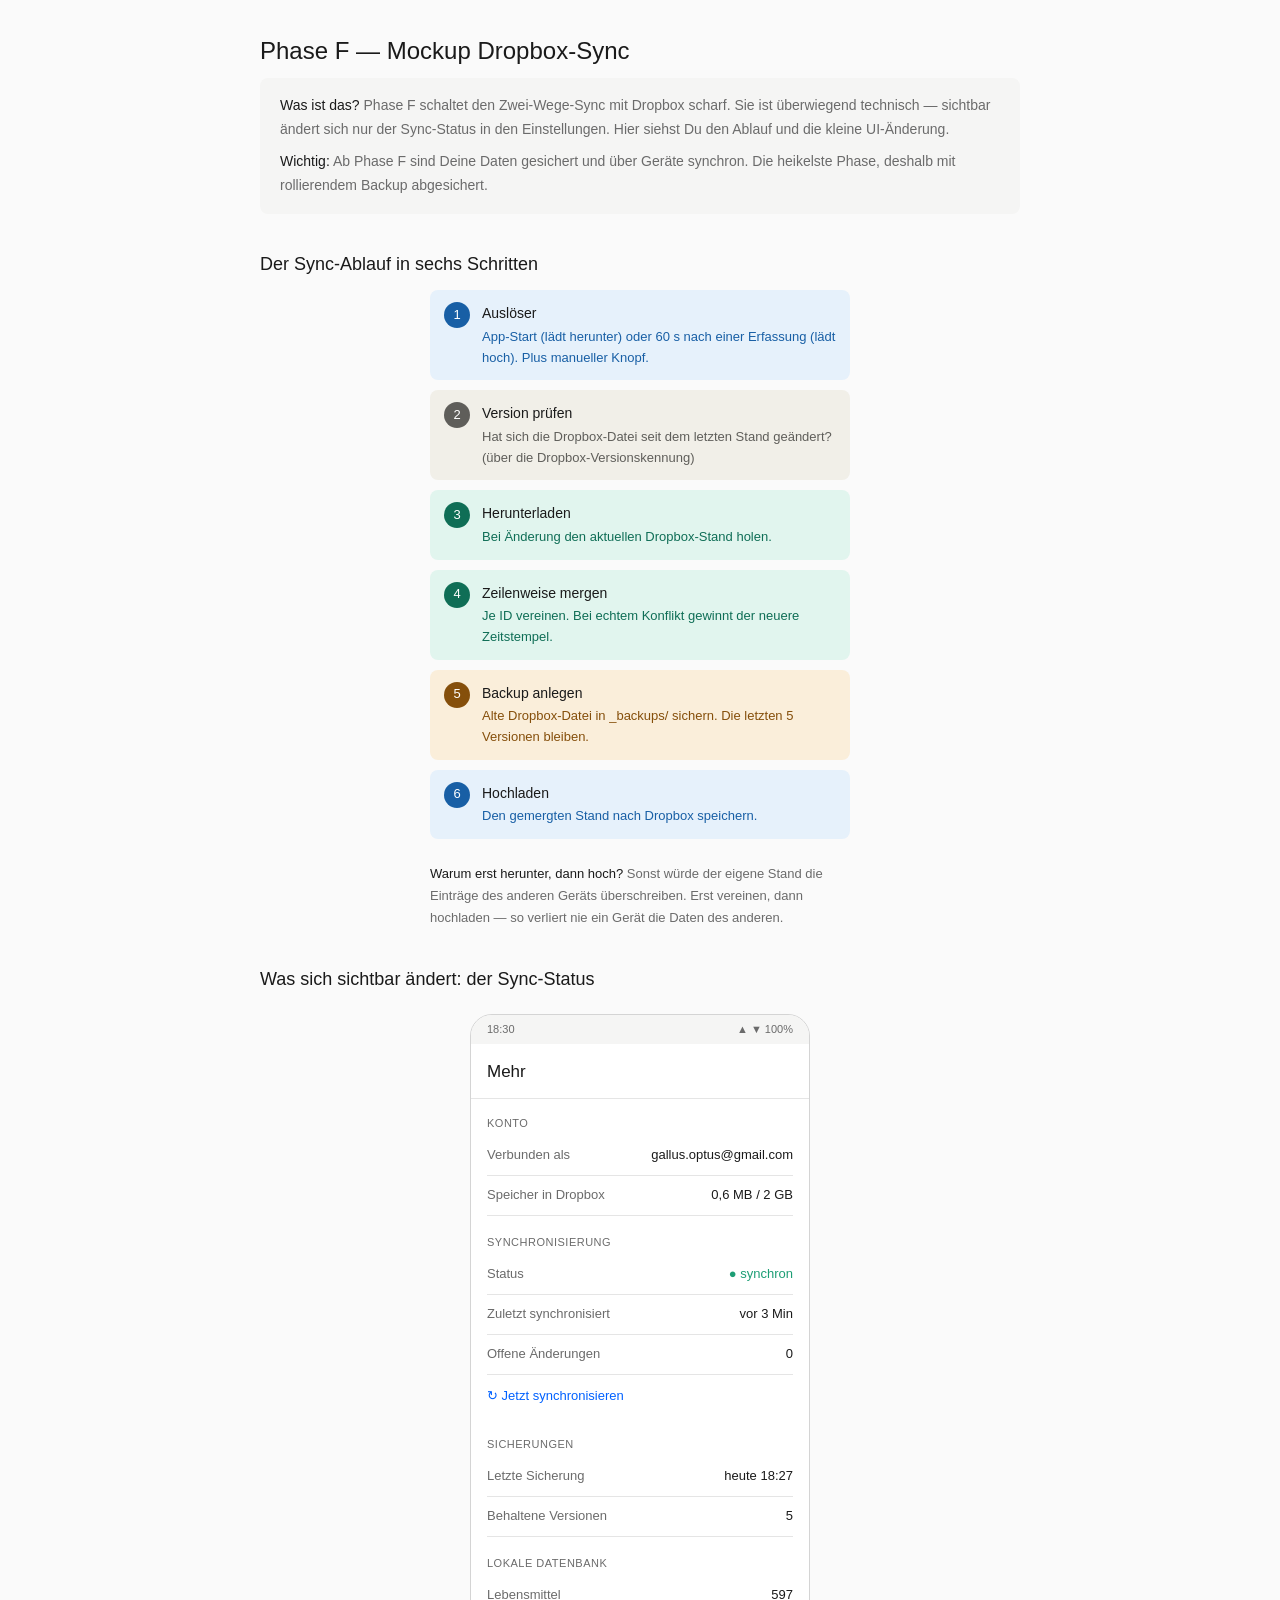
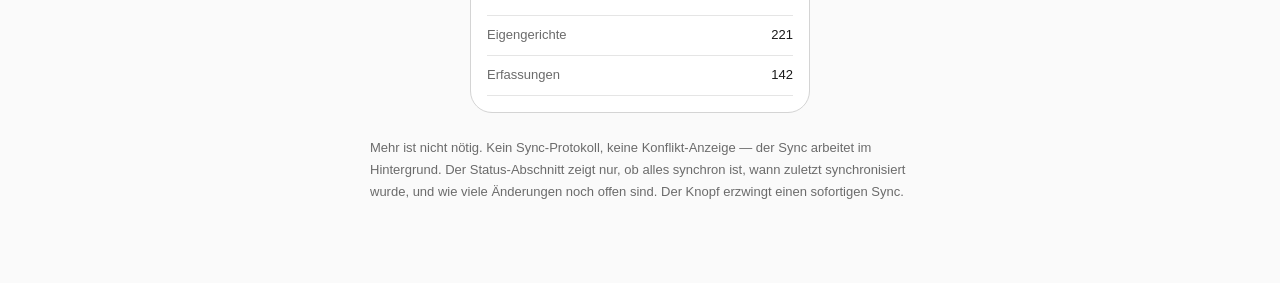
<file: Mockups/phase_f_mockup.html>
<!DOCTYPE html>
<html lang="de">
<head>
<meta charset="UTF-8">
<meta name="viewport" content="width=device-width, initial-scale=1.0">
<title>Phase F — Mockup Dropbox-Sync</title>
<style>
:root {
  --bg-page:#FAFAFA; --surface-1:#F5F5F4; --surface-2:#FFF;
  --text-primary:#1A1A1A; --text-secondary:#6B6B6B; --text-muted:#999;
  --text-accent:#0061FF; --text-success:#1D9E75; --border:#E5E5E5;
  --border-strong:#D4D4D4; --radius:8px;
  --blau:#185FA5; --teal:#0F6E56; --amber:#854F0B; --grau:#5F5E5A;
  --bg-blau:#E6F1FB; --bg-teal:#E1F5EE; --bg-amber:#FAEEDA; --bg-grau:#F1EFE8;
  --font-sans:-apple-system,BlinkMacSystemFont,"Segoe UI",Roboto,sans-serif;
}
@media (prefers-color-scheme: dark) {
  :root {
    --bg-page:#1A1A1A; --surface-1:#2A2A2A; --surface-2:#2E2E2E;
    --text-primary:#F0F0F0; --text-secondary:#BBB; --text-muted:#888;
    --text-accent:#5DA9F0; --text-success:#5DCAA5; --border:#3A3A3A;
    --border-strong:#4A4A4A;
    --blau:#85B7EB; --teal:#5DCAA5; --amber:#EF9F27; --grau:#B4B2A9;
    --bg-blau:#1E3A5C; --bg-teal:#1A3D32; --bg-amber:#4A3811; --bg-grau:#333;
  }
}
* { box-sizing:border-box; }
html,body { margin:0; padding:0; background:var(--bg-page); color:var(--text-primary); font-family:var(--font-sans); font-size:15px; line-height:1.6; }
.page { max-width:800px; margin:0 auto; padding:32px 20px 80px; }
h1 { font-size:24px; font-weight:500; margin:0 0 8px; }
h2 { font-size:18px; font-weight:500; margin:36px 0 12px; }
.intro { background:var(--surface-1); border-radius:var(--radius); padding:16px 20px; margin-bottom:24px; font-size:14px; color:var(--text-secondary); line-height:1.7; }
.intro p { margin:0 0 8px; } .intro p:last-child { margin:0; } .intro strong { color:var(--text-primary); font-weight:500; }

.steps { display:flex; flex-direction:column; gap:10px; max-width:420px; margin:0 auto 24px; }
.step { display:flex; gap:12px; align-items:flex-start; padding:12px 14px; border-radius:var(--radius); }
.step .num { width:26px; height:26px; border-radius:50%; flex-shrink:0; display:flex; align-items:center; justify-content:center; font-size:13px; font-weight:500; }
.step .txt { font-size:13px; } .step .txt b { display:block; font-size:14px; margin-bottom:2px; font-weight:500; color:var(--text-primary); }
.s-blau { background:var(--bg-blau); } .s-blau .num { background:var(--blau); color:#fff; } .s-blau .txt { color:var(--blau); }
.s-grau { background:var(--bg-grau); } .s-grau .num { background:var(--grau); color:#fff; } .s-grau .txt { color:var(--grau); }
.s-teal { background:var(--bg-teal); } .s-teal .num { background:var(--teal); color:#fff; } .s-teal .txt { color:var(--teal); }
.s-amber { background:var(--bg-amber); } .s-amber .num { background:var(--amber); color:#fff; } .s-amber .txt { color:var(--amber); }

.mf-wrap { display:flex; justify-content:center; padding:8px 0; }
.mf-phone { width:340px; background:var(--surface-2); border:0.5px solid var(--border-strong); border-radius:22px; overflow:hidden; }
.mf-status { background:var(--surface-1); padding:6px 16px; display:flex; justify-content:space-between; font-size:11px; color:var(--text-secondary); font-weight:500; }
.mf-head { padding:14px 16px 12px; border-bottom:0.5px solid var(--border); font-size:17px; font-weight:500; }
.mf-content { padding:16px; }
.mf-sttitle { font-size:11px; text-transform:uppercase; letter-spacing:0.5px; color:var(--text-secondary); margin:0 0 4px; font-weight:500; }
.mf-sttitle.mt { margin-top:18px; }
.mf-strow { display:flex; justify-content:space-between; padding:9px 0; border-bottom:0.5px solid var(--border); font-size:13px; }
.mf-strow .lab { color:var(--text-secondary); }
.mf-strow .val { font-variant-numeric:tabular-nums; }
.mf-stact { padding:11px 0; color:var(--text-accent); cursor:pointer; font-size:13px; }
</style>
</head>
<body>
<div class="page">

<h1>Phase F — Mockup Dropbox-Sync</h1>

<div class="intro">
<p><strong>Was ist das?</strong> Phase F schaltet den Zwei-Wege-Sync mit Dropbox scharf. Sie ist überwiegend technisch — sichtbar ändert sich nur der Sync-Status in den Einstellungen. Hier siehst Du den Ablauf und die kleine UI-Änderung.</p>
<p><strong>Wichtig:</strong> Ab Phase F sind Deine Daten gesichert und über Geräte synchron. Die heikelste Phase, deshalb mit rollierendem Backup abgesichert.</p>
</div>

<h2>Der Sync-Ablauf in sechs Schritten</h2>

<div class="steps">
<div class="step s-blau"><div class="num">1</div><div class="txt"><b>Auslöser</b>App-Start (lädt herunter) oder 60 s nach einer Erfassung (lädt hoch). Plus manueller Knopf.</div></div>
<div class="step s-grau"><div class="num">2</div><div class="txt"><b>Version prüfen</b>Hat sich die Dropbox-Datei seit dem letzten Stand geändert? (über die Dropbox-Versionskennung)</div></div>
<div class="step s-teal"><div class="num">3</div><div class="txt"><b>Herunterladen</b>Bei Änderung den aktuellen Dropbox-Stand holen.</div></div>
<div class="step s-teal"><div class="num">4</div><div class="txt"><b>Zeilenweise mergen</b>Je ID vereinen. Bei echtem Konflikt gewinnt der neuere Zeitstempel.</div></div>
<div class="step s-amber"><div class="num">5</div><div class="txt"><b>Backup anlegen</b>Alte Dropbox-Datei in _backups/ sichern. Die letzten 5 Versionen bleiben.</div></div>
<div class="step s-blau"><div class="num">6</div><div class="txt"><b>Hochladen</b>Den gemergten Stand nach Dropbox speichern.</div></div>
</div>

<p style="max-width:420px;margin:0 auto 8px;font-size:13px;color:var(--text-secondary);line-height:1.7"><strong style="color:var(--text-primary);font-weight:500">Warum erst herunter, dann hoch?</strong> Sonst würde der eigene Stand die Einträge des anderen Geräts überschreiben. Erst vereinen, dann hochladen — so verliert nie ein Gerät die Daten des anderen.</p>

<h2>Was sich sichtbar ändert: der Sync-Status</h2>

<div class="mf-wrap"><div class="mf-phone">
<div class="mf-status"><span>18:30</span><span>▲ ▼ 100%</span></div>
<div class="mf-head">Mehr</div>
<div class="mf-content">
<div class="mf-sttitle">Konto</div>
<div class="mf-strow"><span class="lab">Verbunden als</span><span class="val">gallus.optus@gmail.com</span></div>
<div class="mf-strow"><span class="lab">Speicher in Dropbox</span><span class="val">0,6 MB / 2 GB</span></div>
<div class="mf-sttitle mt">Synchronisierung</div>
<div class="mf-strow"><span class="lab">Status</span><span class="val" style="color:var(--text-success)">● synchron</span></div>
<div class="mf-strow"><span class="lab">Zuletzt synchronisiert</span><span class="val">vor 3 Min</span></div>
<div class="mf-strow"><span class="lab">Offene Änderungen</span><span class="val">0</span></div>
<div class="mf-stact">↻ Jetzt synchronisieren</div>
<div class="mf-sttitle mt">Sicherungen</div>
<div class="mf-strow"><span class="lab">Letzte Sicherung</span><span class="val">heute 18:27</span></div>
<div class="mf-strow"><span class="lab">Behaltene Versionen</span><span class="val">5</span></div>
<div class="mf-sttitle mt">Lokale Datenbank</div>
<div class="mf-strow"><span class="lab">Lebensmittel</span><span class="val">597</span></div>
<div class="mf-strow"><span class="lab">Eigengerichte</span><span class="val">221</span></div>
<div class="mf-strow"><span class="lab">Erfassungen</span><span class="val">142</span></div>
</div>
</div></div>

<p style="max-width:540px;margin:16px auto 0;font-size:13px;color:var(--text-secondary);line-height:1.7">Mehr ist nicht nötig. Kein Sync-Protokoll, keine Konflikt-Anzeige — der Sync arbeitet im Hintergrund. Der Status-Abschnitt zeigt nur, ob alles synchron ist, wann zuletzt synchronisiert wurde, und wie viele Änderungen noch offen sind. Der Knopf erzwingt einen sofortigen Sync.</p>

</div>
</body>
</html>
</file>
